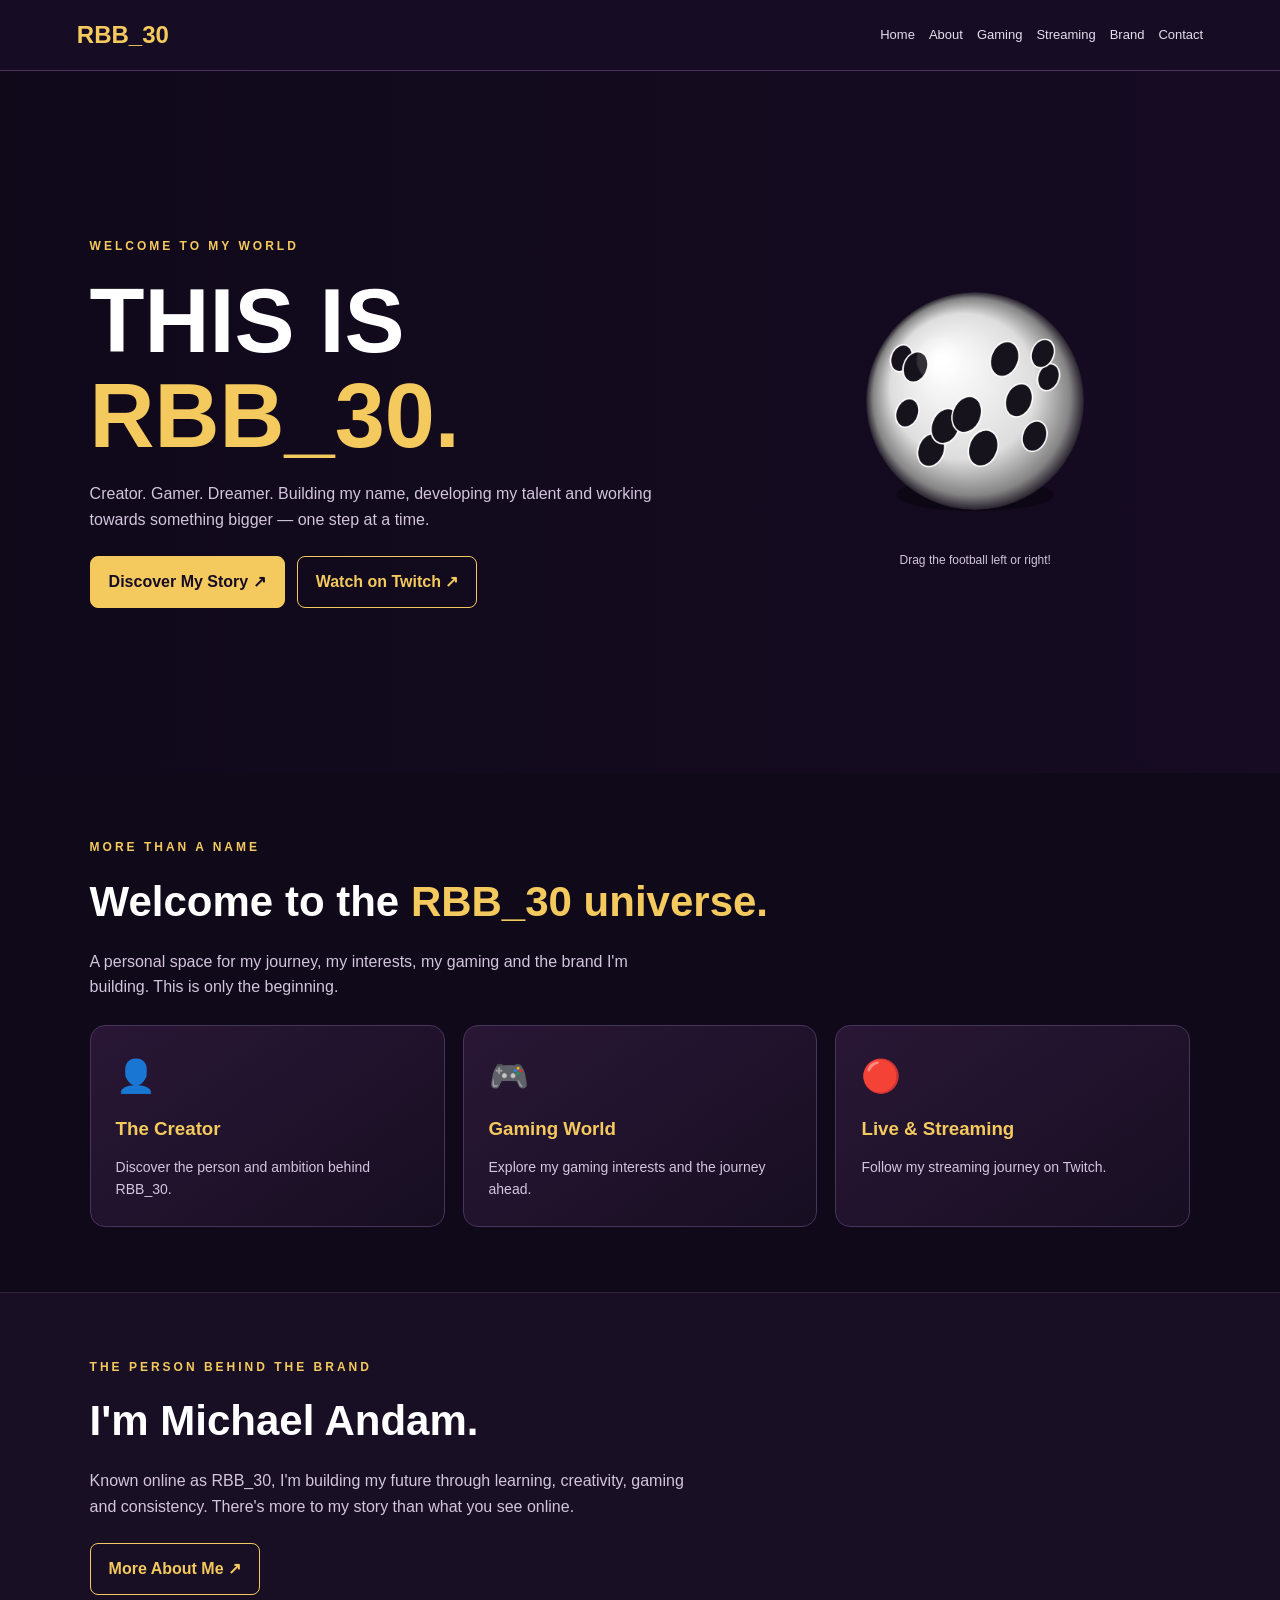
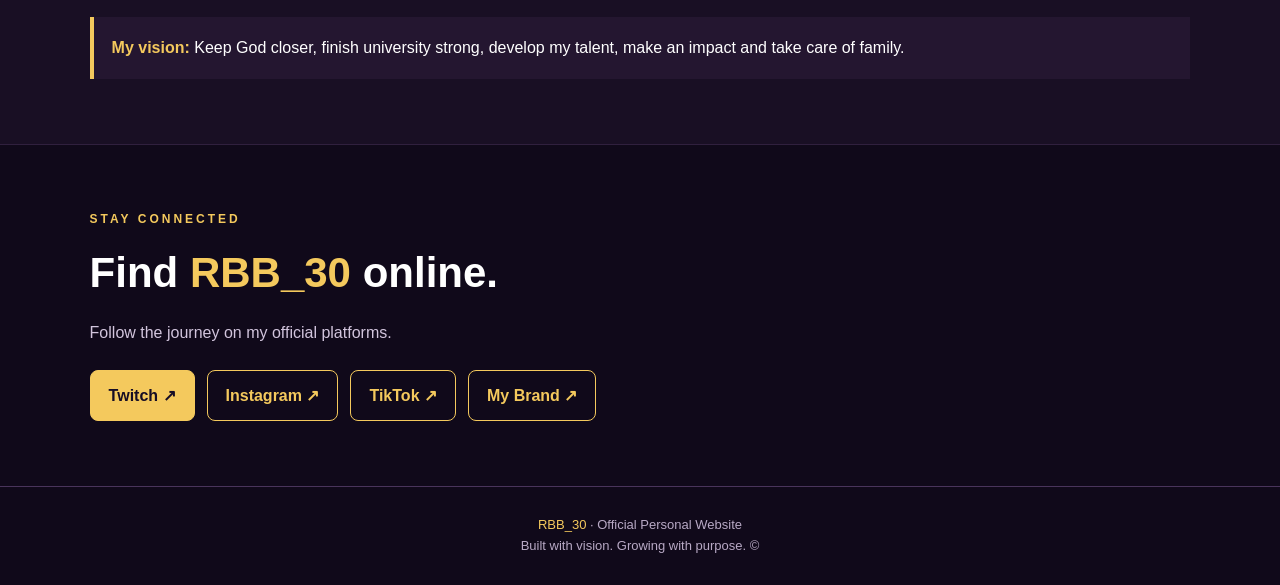
<file: index.html>
<!DOCTYPE html>
<html lang="en">
<head>
<meta charset="UTF-8">
<meta name="viewport" content="width=device-width, initial-scale=1">
<meta name="description" content="The official website of RBB_30 — creator, gamer and brand builder.">
<title>RBB_30 | Official Website</title>
<style>
*{box-sizing:border-box;margin:0;padding:0}
html{scroll-behavior:smooth}
body{font-family:Arial,sans-serif;background:#10091a;color:#fff;line-height:1.6}
a{text-decoration:none;color:inherit}
.gold{color:#f4c95d}
header{position:sticky;top:0;z-index:5;background:#160d25;padding:16px 6%;display:flex;justify-content:space-between;align-items:center;gap:14px;flex-wrap:wrap;border-bottom:1px solid #49345b}
.logo{font-size:24px;font-weight:900;color:#f4c95d}
nav{display:flex;gap:14px;flex-wrap:wrap}
nav a{font-size:13px;color:#e6ddec}
nav a:hover{color:#f4c95d}
.hero{min-height:78vh;padding:70px 7%;display:grid;grid-template-columns:1.2fr .8fr;align-items:center;gap:25px;background:linear-gradient(90deg,rgba(16,9,26,.96),rgba(24,12,37,.76)),url('https://images.unsplash.com/photo-1511512578047-dfb367046420?auto=format&fit=crop&w=1600&q=80') center/cover}
.eyebrow{color:#f4c95d;letter-spacing:3px;font-size:12px;font-weight:bold}
h1{font-size:clamp(48px,8vw,90px);line-height:1.05;margin:18px 0}
.hero p,.intro{color:#d2c5dd;max-width:600px;margin-bottom:24px}
.buttons,.socials{display:flex;gap:12px;flex-wrap:wrap}
.btn{display:inline-block;padding:12px 18px;border:1px solid #f4c95d;border-radius:8px;font-weight:bold}
.primary{background:#f4c95d;color:#160d25}
.secondary{color:#f4c95d}
.ball-area{display:flex;justify-content:center;align-items:center;min-height:220px;perspective:700px}
.ball{font-size:145px;cursor:grab;user-select:none;touch-action:pan-y;filter:drop-shadow(0 15px 20px #0009)}
.ball:active{cursor:grabbing}
.hint{text-align:center;color:#c8bcd2;font-size:12px}
section{padding:65px 7%}
h2{font-size:clamp(28px,4vw,42px);margin:10px 0 14px}
.cards{display:grid;grid-template-columns:repeat(3,minmax(0,1fr));gap:18px;margin-top:25px}
.card{padding:25px;border:1px solid #49345b;border-radius:15px;background:linear-gradient(145deg,#291735,#170e22);transition:.2s}
.card:hover{transform:translateY(-5px);border-color:#f4c95d}
.card .emoji{font-size:32px}
.card h3{color:#f4c95d;margin:12px 0}
.card p{color:#d2c5dd;font-size:14px}
.about{background:#190f24;border-top:1px solid #30203e;border-bottom:1px solid #30203e}
.quote{padding:18px;margin-top:22px;border-left:4px solid #f4c95d;background:#241630}
footer{text-align:center;padding:28px;color:#b8a9c5;border-top:1px solid #49345b;font-size:13px}
@media(max-width:700px){.hero{grid-template-columns:1fr;padding-top:50px}.cards{grid-template-columns:1fr}header{justify-content:center}nav{justify-content:center}.ball{font-size:115px}}
</style>
</head>
<body>
<header>
<a class="logo" href="index.html">RBB_<span>30</span></a>
<nav>
<a href="index.html">Home</a>
<a href="about.html">About</a>
<a href="gaming.html">Gaming</a>
<a href="streaming.html">Streaming</a>
<a href="brand.html">Brand</a>
<a href="contact.html">Contact</a>
</nav>
</header>

<main>
<section class="hero">
<div>
<div class="eyebrow">WELCOME TO MY WORLD</div>
<h1>THIS IS<br><span class="gold">RBB_30.</span></h1>
<p>Creator. Gamer. Dreamer. Building my name, developing my talent and working towards something bigger — one step at a time.</p>
<div class="buttons">
<a class="btn primary" href="about.html">Discover My Story ↗</a>
<a class="btn secondary" href="https://www.twitch.tv/rbb_30" target="_blank" rel="noopener">Watch on Twitch ↗</a>
</div>
</div>
<div>
<div class="ball-area"><canvas id="ball-canvas" width="400" height="400" style="width:100%;max-width:300px;aspect-ratio:1;display:block;touch-action:pan-y;"></canvas></div>
<p class="hint">Drag the football left or right!</p>
</div>
</section>

<section>
<div class="eyebrow">MORE THAN A NAME</div>
<h2>Welcome to the <span class="gold">RBB_30 universe.</span></h2>
<p class="intro">A personal space for my journey, my interests, my gaming and the brand I'm building. This is only the beginning.</p>
<div class="cards">
<a class="card" href="about.html"><div class="emoji">👤</div><h3>The Creator</h3><p>Discover the person and ambition behind RBB_30.</p></a>
<a class="card" href="gaming.html"><div class="emoji">🎮</div><h3>Gaming World</h3><p>Explore my gaming interests and the journey ahead.</p></a>
<a class="card" href="streaming.html"><div class="emoji">🔴</div><h3>Live & Streaming</h3><p>Follow my streaming journey on Twitch.</p></a>
</div>
</section>

<section class="about">
<div class="eyebrow">THE PERSON BEHIND THE BRAND</div>
<h2>I'm Michael Andam.</h2>
<p class="intro">Known online as RBB_30, I'm building my future through learning, creativity, gaming and consistency. There's more to my story than what you see online.</p>
<a class="btn secondary" href="about.html">More About Me ↗</a>
<div class="quote"><strong class="gold">My vision:</strong> Keep God closer, finish university strong, develop my talent, make an impact and take care of family.</div>
</section>

<section>
<div class="eyebrow">STAY CONNECTED</div>
<h2>Find <span class="gold">RBB_30</span> online.</h2>
<p class="intro">Follow the journey on my official platforms.</p>
<div class="socials">
<a class="btn primary" href="https://www.twitch.tv/rbb_30" target="_blank" rel="noopener">Twitch ↗</a>
<a class="btn secondary" href="https://www.instagram.com/rbb_30/" target="_blank" rel="noopener">Instagram ↗</a>
<a class="btn secondary" href="https://www.tiktok.com/@rbb._30" target="_blank" rel="noopener">TikTok ↗</a>
<a class="btn secondary" href="brand.html">My Brand ↗</a>
</div>
</section>
</main>

<footer>
<p><span class="gold">RBB_30</span> · Official Personal Website</p>
<p>Built with vision. Growing with purpose. © <span id="year"></span></p>
</footer>

<script>

const canvas = document.getElementById("ball-canvas");
const ctx = canvas.getContext("2d");

let angle = 0;
let dragging = false;
let lastX = 0;

function drawBall() {
  const w = canvas.width;
  const h = canvas.height;
  const cx = w / 2;
  const cy = h / 2;
  const r = 145;

  ctx.clearRect(0, 0, w, h);

  // Soft shadow
  ctx.beginPath();
  ctx.ellipse(cx, cy + 125, 105, 22, 0, 0, Math.PI * 2);
  ctx.fillStyle = "rgba(0,0,0,0.35)";
  ctx.fill();

  // Sphere shading
  const gradient = ctx.createRadialGradient(
    cx - 45, cy - 55, 8, cx, cy, r
  );
  gradient.addColorStop(0, "#ffffff");
  gradient.addColorStop(0.65, "#dedede");
  gradient.addColorStop(0.9, "#858585");
  gradient.addColorStop(1, "#29232f");

  ctx.beginPath();
  ctx.arc(cx, cy, r, 0, Math.PI * 2);
  ctx.fillStyle = gradient;
  ctx.fill();

  // Rotating black football panels
  const panels = [];
  const count = 12;

  for (let i = 0; i < count; i++) {
    const a = (i / count) * Math.PI * 2 + angle;
    const x = Math.sin(a) * 0.68;
    const z = Math.cos(a) * 0.68;
    const depth = Math.sqrt(1 - x * x);

    panels.push({
      x: cx + x * r,
      y: cy + Math.sin(a * 2.5) * r * 0.45,
      depth
    });
  }

  panels.sort((a, b) => a.depth - b.depth);

  panels.forEach(p => {
    if (p.depth < 0.35) return;
    ctx.beginPath();
    ctx.ellipse(
      p.x, p.y, 19 * p.depth, 25 * p.depth,
      angle * 0.4, 0, Math.PI * 2
    );
    ctx.fillStyle = "#17131c";
    ctx.fill();
    ctx.strokeStyle = "#ffffff";
    ctx.lineWidth = 2;
    ctx.stroke();
  });

  // Bright highlight
  ctx.beginPath();
  ctx.arc(cx - 48, cy - 55, 30, 0, Math.PI * 2);
  ctx.fillStyle = "rgba(255,255,255,0.12)";
  ctx.fill();

  angle += dragging ? 0 : 0.012;
  requestAnimationFrame(drawBall);
}

canvas.addEventListener("pointerdown", e => {
  dragging = true;
  lastX = e.clientX;
  canvas.setPointerCapture(e.pointerId);
});

canvas.addEventListener("pointermove", e => {
  if (!dragging) return;
  angle += (e.clientX - lastX) * 0.012;
  lastX = e.clientX;
});

canvas.addEventListener("pointerup", () => dragging = false);
canvas.addEventListener("pointercancel", () => dragging = false);

drawBall();

</script>
</body>
</html>
</file>
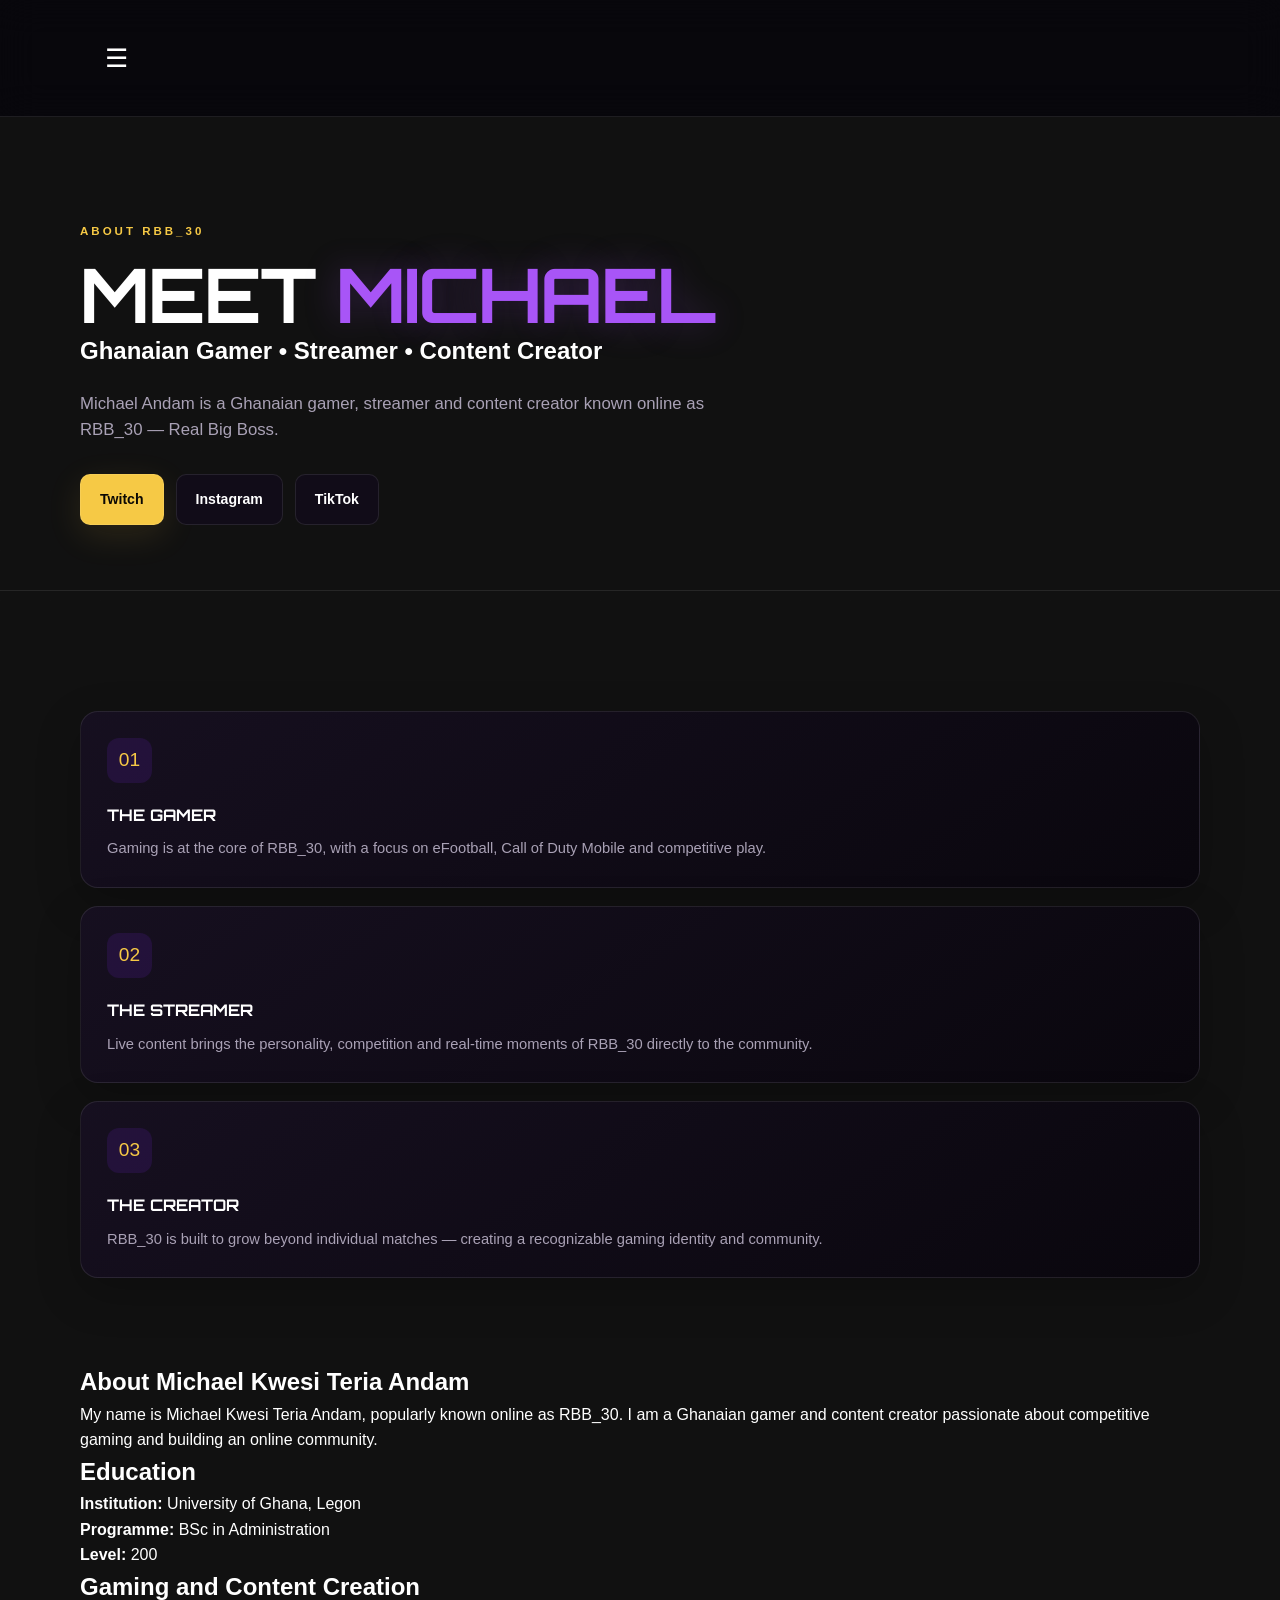
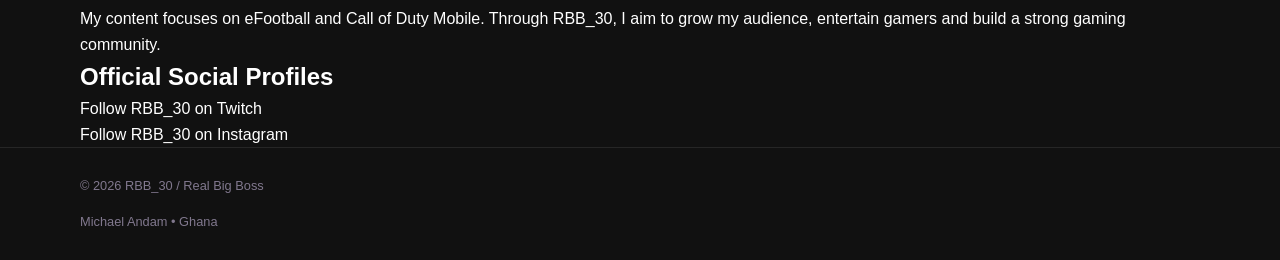
<file: about.html>
<!doctype html>
<html lang="en"><head>
<meta charset="utf-8"><meta name="viewport" content="width=device-width,initial-scale=1">
<title>About — RBB_30</title><meta name="description" content="Official RBB_30 — Real Big Boss website for Michael Andam. Gamer, streamer and content creator.">
<style>

@import url('https://fonts.googleapis.com/css2?family=Inter:wght@400;500;600;700;800&family=Orbitron:wght@600;700;800&display=swap');

:root{
  --bg:#07050b;
  --panel:#100b18;
  --panel2:#171021;
  --purple:#7627d8;
  --purple2:#a855f7;
  --gold:#f6c945;
  --text:#f7f4fb;
  --muted:#a9a1b5;
  --line:rgba(255,255,255,.09);
  --shadow:0 24px 70px rgba(0,0,0,.45);
}
*{box-sizing:border-box;margin:0;padding:0}
html{scroll-behavior:smooth}
body{
  background:
    radial-gradient(circle at 80% 10%,rgba(118,39,216,.18),transparent 30%),
    radial-gradient(circle at 10% 80%,rgba(246,201,69,.06),transparent 25%),
    var(--bg);
  color:var(--text);font-family:Inter,Arial,sans-serif;line-height:1.6;min-height:100vh;
}
body:before{
  content:"";position:fixed;inset:0;pointer-events:none;opacity:.25;
  background-image:linear-gradient(rgba(255,255,255,.018) 1px,transparent 1px),linear-gradient(90deg,rgba(255,255,255,.018) 1px,transparent 1px);
  background-size:50px 50px;
}
a{color:inherit;text-decoration:none}
.container{width:min(1120px,92%);margin:auto}
.navbar{position:sticky;top:0;z-index:20;background:rgba(7,5,11,.82);backdrop-filter:blur(18px);border-bottom:1px solid var(--line)}
.nav-inner{height:76px;display:flex;align-items:center;justify-content:space-between;gap:25px}
.logo{font-family:Orbitron,sans-serif;font-weight:800;letter-spacing:1px;font-size:1.15rem}
.logo span{color:var(--gold)}
.nav-links{display:flex;gap:22px;align-items:center}
.nav-links a{font-size:.86rem;color:#c9c2d2;font-weight:600;transition:.2s}
.nav-links a:hover,.nav-links a.active{color:var(--gold)}
.menu{display:none;background:none;border:0;color:white;font-size:1.6rem}
.hero{min-height:calc(100vh - 76px);display:grid;place-items:center;padding:80px 0;position:relative;overflow:hidden}
.hero:after{content:"";position:absolute;width:420px;height:420px;border:1px solid rgba(168,85,247,.18);border-radius:50%;right:-160px;bottom:-180px;box-shadow:0 0 0 60px rgba(168,85,247,.025),0 0 0 120px rgba(168,85,247,.015)}
.hero-grid{display:grid;grid-template-columns:1.15fr .85fr;gap:55px;align-items:center}
.eyebrow{color:var(--gold);font-weight:800;letter-spacing:3px;text-transform:uppercase;font-size:.72rem;margin-bottom:18px}
h1{font-family:Orbitron,sans-serif;font-size:clamp(2.8rem,7vw,6.6rem);line-height:.98;letter-spacing:-3px;text-transform:uppercase}
h1 .accent{color:var(--purple2);text-shadow:0 0 35px rgba(168,85,247,.25)}
.hero h2{font-size:clamp(1.05rem,2vw,1.45rem);margin:22px 0 16px;color:#ddd5e8;font-weight:700}
.lead{max-width:650px;color:var(--muted);font-size:1.05rem}
.buttons{display:flex;flex-wrap:wrap;gap:12px;margin-top:30px}
.btn{display:inline-flex;align-items:center;justify-content:center;padding:13px 19px;border-radius:10px;border:1px solid var(--line);font-weight:800;font-size:.88rem;transition:.2s}
.btn:hover{transform:translateY(-2px)}
.btn-primary{background:var(--gold);color:#0b0804;box-shadow:0 10px 35px rgba(246,201,69,.12)}
.btn-dark{background:#110c18}
.hero-card{background:linear-gradient(145deg,rgba(118,39,216,.18),rgba(16,11,24,.92));border:1px solid rgba(168,85,247,.28);border-radius:28px;padding:35px;box-shadow:var(--shadow);position:relative}
.hero-card .monogram{font-family:Orbitron;font-size:5.5rem;font-weight:800;color:transparent;-webkit-text-stroke:1px rgba(246,201,69,.65);line-height:1}
.hero-card h3{font-family:Orbitron;font-size:1.35rem;margin:22px 0 5px}
.hero-card p{color:var(--muted)}
.stat-row{display:grid;grid-template-columns:repeat(3,1fr);gap:10px;margin-top:28px}
.stat{padding:14px;background:rgba(0,0,0,.18);border:1px solid var(--line);border-radius:12px}
.stat b{display:block;color:var(--gold);font-family:Orbitron;font-size:1.05rem}.stat span{font-size:.7rem;color:var(--muted)}
.page-head{padding:105px 0 65px;border-bottom:1px solid var(--line)}
.page-head h1{font-size:clamp(2.3rem,6vw,4.7rem);letter-spacing:-2px}
.page-head p{max-width:650px;color:var(--muted);margin-top:20px;font-size:1.05rem}
.section{padding:85px 0}
.section-title{font-family:Orbitron;font-size:1.65rem;margin-bottom:12px}
.section-copy{color:var(--muted);max-width:720px}
.grid{display:grid;grid-template-columns:repeat(3,1fr);gap:18px;margin-top:35px}
.card{background:linear-gradient(145deg,rgba(23,16,33,.96),rgba(10,7,14,.96));border:1px solid var(--line);border-radius:18px;padding:26px;box-shadow:0 15px 45px rgba(0,0,0,.22)}
.card:hover{border-color:rgba(168,85,247,.38)}
.icon{width:45px;height:45px;display:grid;place-items:center;border-radius:12px;background:rgba(118,39,216,.15);color:var(--gold);font-size:1.2rem;margin-bottom:20px}
.card h3{font-family:Orbitron;font-size:1rem;margin-bottom:9px}
.card p{color:var(--muted);font-size:.92rem}
.game-card{min-height:230px;display:flex;flex-direction:column;justify-content:flex-end;position:relative;overflow:hidden}
.game-card:before{content:"";position:absolute;inset:0;background:radial-gradient(circle at 80% 20%,rgba(168,85,247,.25),transparent 42%)}
.game-card>*{position:relative}
.game-tag{display:inline-block;color:var(--gold);font-size:.68rem;font-weight:800;letter-spacing:2px;text-transform:uppercase;margin-bottom:9px}
.cta{padding:60px 0}.cta-box{border:1px solid rgba(246,201,69,.25);background:linear-gradient(110deg,rgba(118,39,216,.18),rgba(246,201,69,.06));padding:42px;border-radius:22px;display:flex;align-items:center;justify-content:space-between;gap:30px}
.cta-box h2{font-family:Orbitron;font-size:1.5rem}.cta-box p{color:var(--muted);margin-top:7px}
.socials{display:flex;flex-wrap:wrap;gap:12px;margin-top:25px}
.social{padding:13px 17px;border:1px solid var(--line);border-radius:10px;background:var(--panel);font-weight:700;font-size:.88rem}
.contact-box{max-width:760px;margin-top:35px}.email{color:var(--gold);font-weight:800;font-size:1.05rem}
footer{border-top:1px solid var(--line);padding:28px 0;color:#81788e;font-size:.8rem}.footer-inner{display:flex;justify-content:space-between;gap:15px;align-items:center}
@media(max-width:800px){
  .nav-links{
    position:fixed;
    inset:0;
    z-index:9999;
    background:linear-gradient(145deg,#10071d,#25103b,#08060d);
    padding:100px 30px 40px;
    display:none;
    flex-direction:column;
    align-items:center;
    justify-content:center;
    gap:22px;
    border:0;
  }
  .nav-links.open{display:flex}
  .nav-links a{
    color:#f6c945;
    font-family:Orbitron,sans-serif;
    font-size:1.5rem;
    font-weight:800;
    text-decoration:none;
    padding:10px 20px;
  }
  .nav-links a:hover,
  .nav-links a.active{
    color:#fff;
    text-shadow:0 0 18px rgba(246,201,69,.7);
  }
  .menu{
    display:block;
    position:relative;
    z-index:10000;
    color:#f6c945;
    background:#1a1025;
    border:1px solid #f6c945;
    border-radius:10px;
    padding:8px 12px;
    font-size:1.4rem;
  }
  .hero-grid{grid-template-columns:1fr;gap:40px}
  .hero{padding:65px 0}
  .hero-card{max-width:520px}
  .grid{grid-template-columns:1fr}
  .cta-box{flex-direction:column;align-items:flex-start}
  .footer-inner{flex-direction:column;align-items:flex-start}
}

  .nav-links{position:absolute;top:76px;left:0;right:0;background:rgba(7,5,11,.98);padding:20px;display:none;flex-direction:column;align-items:flex-start;border-bottom:1px solid var(--line)}
  .nav-links.open{display:flex}.menu{display:block}.hero-grid{grid-template-columns:1fr;gap:40px}.hero{padding:65px 0}.hero-card{max-width:520px}
  .grid{grid-template-columns:1fr}.cta-box{flex-direction:column;align-items:flex-start}.footer-inner{flex-direction:column;align-items:flex-start}
}
@media(max-width:480px){h1{letter-spacing:-1.8px}.hero-card{padding:25px}.hero-card .monogram{font-size:4rem}.stat-row{grid-template-columns:1fr}.buttons,.socials{flex-direction:column}.btn,.social{width:100%}}

</style>
<link rel="stylesheet" href="style.css">
</head><body>
<header class="navbar">
<div class="container nav-inner">

  <button class="menu" aria-label="Open menu" aria-expanded="false">☰</button>

  <nav class="nav-links">
    <a href="index.html">Home</a>
    <a href="about.html" class="active">About</a>
    <a href="gaming.html">Gaming</a>
    <a href="streaming.html">Streaming</a>
    <a href="brand.html">Brand</a>
    <a href="contact.html">Contact</a>
  </nav>

</div>
</header>
<main>
<section class="page-head"><div class="container">
<div class="eyebrow">ABOUT RBB_30</div><h1>MEET <span class='accent'>MICHAEL</span></h1><h2>Ghanaian Gamer • Streamer • Content Creator</h2><p>Michael Andam is a Ghanaian gamer, streamer and content creator known online as RBB_30 — Real Big Boss.</p>
<div class="buttons">
<a class="btn btn-primary" href="https://www.twitch.tv/rbb_30" target="_blank" rel="noopener">Twitch</a>
<a class="btn btn-dark" href="https://www.instagram.com/rbb_30/" target="_blank" rel="noopener">Instagram</a>
<a class="btn btn-dark" href="https://www.tiktok.com/@rbb._30" target="_blank" rel="noopener">TikTok</a>
</div></div></section>

<section class="section"><div class="container"><div class="grid">
<div class="card"><div class="icon">01</div><h3>THE GAMER</h3><p>Gaming is at the core of RBB_30, with a focus on eFootball, Call of Duty Mobile and competitive play.</p></div>
<div class="card"><div class="icon">02</div><h3>THE STREAMER</h3><p>Live content brings the personality, competition and real-time moments of RBB_30 directly to the community.</p></div>
<div class="card"><div class="icon">03</div><h3>THE CREATOR</h3><p>RBB_30 is built to grow beyond individual matches — creating a recognizable gaming identity and community.</p></div>
</div></div></section>

<section class="about-content">
  <div class="container">
    <h2>About Michael Kwesi Teria Andam</h2>

    <p>
      My name is Michael Kwesi Teria Andam,
      popularly known online as RBB_30. I am a
      Ghanaian gamer and content creator passionate
      about competitive gaming and building an
      online community.
    </p>

    <h2>Education</h2>
    <p><strong>Institution:</strong> University of Ghana, Legon</p>
    <p><strong>Programme:</strong> BSc in Administration</p>
    <p><strong>Level:</strong> 200</p>

    <h2>Gaming and Content Creation</h2>
    <p>
      My content focuses on eFootball and Call of
      Duty Mobile. Through RBB_30, I aim to grow
      my audience, entertain gamers and build a
      strong gaming community.
    </p>

    <h2>Official Social Profiles</h2>
    <p>
      <a href="https://www.twitch.tv/rbb_30"
         target="_blank" rel="noopener noreferrer">
        Follow RBB_30 on Twitch
      </a>
    </p>
    <p>
      <a href="https://www.instagram.com/rbb_30/"
         target="_blank" rel="noopener noreferrer">
        Follow RBB_30 on Instagram
      </a>
    </p>
  </div>
</section>

</main>
<footer><div class="container footer-inner"><span>© <span data-year></span> RBB_30 / Real Big Boss</span><span>Michael Andam • Ghana</span></div></footer>
<script>

const menu = document.querySelector('.menu');
const links = document.querySelector('.nav-links');

if (menu && links) {
  menu.addEventListener('click', () => {
    const isOpen = links.classList.toggle('open');
    menu.textContent = isOpen ? '✕' : '☰';
    menu.setAttribute('aria-expanded', isOpen);
    menu.setAttribute('aria-label', isOpen ? 'Close menu' : 'Open menu');
    document.body.style.overflow = isOpen ? 'hidden' : '';
  });
}

document.querySelectorAll('.nav-links a').forEach(a => {
  a.addEventListener('click', () => {
    links?.classList.remove('open');
    if (menu) {
      menu.textContent = '☰';
      menu.setAttribute('aria-expanded', 'false');
      menu.setAttribute('aria-label', 'Open menu');
    }
    document.body.style.overflow = '';
  });
});

document.querySelectorAll('[data-year]').forEach(x => {
  x.textContent = new Date().getFullYear();
});

</script>
</body></html>
</file>
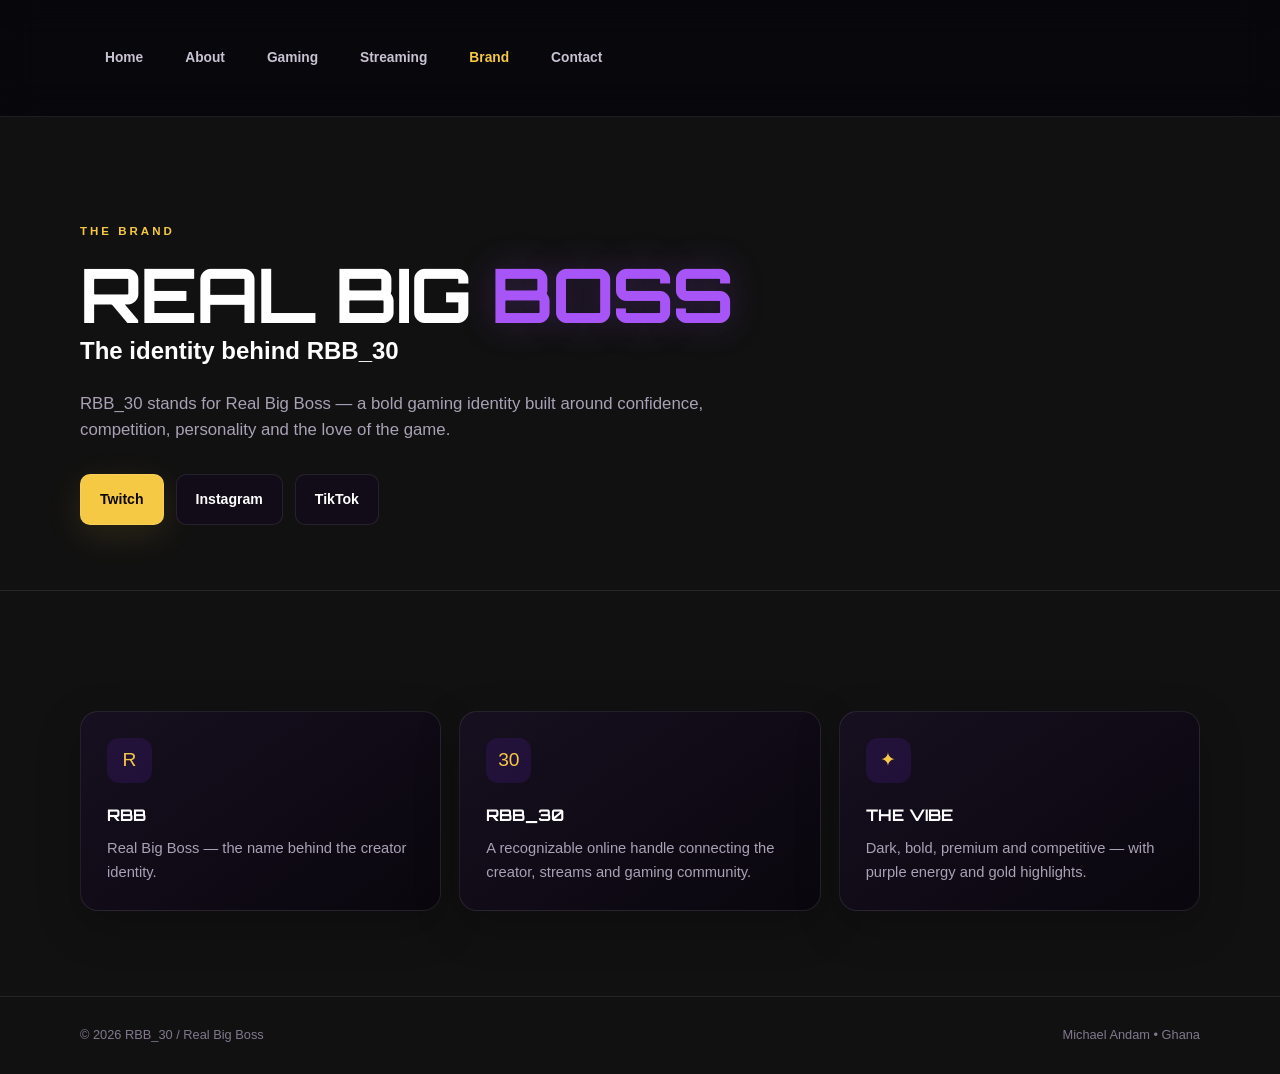
<file: brand.html>
<!doctype html>
<html lang="en"><head>
<meta charset="utf-8"><meta name="viewport" content="width=device-width,initial-scale=1">
<title>Brand — RBB_30</title><meta name="description" content="Official RBB_30 — Real Big Boss website for Michael Andam. Gamer, streamer and content creator.">
<style>

@import url('https://fonts.googleapis.com/css2?family=Inter:wght@400;500;600;700;800&family=Orbitron:wght@600;700;800&display=swap');

:root{
  --bg:#07050b;
  --panel:#100b18;
  --panel2:#171021;
  --purple:#7627d8;
  --purple2:#a855f7;
  --gold:#f6c945;
  --text:#f7f4fb;
  --muted:#a9a1b5;
  --line:rgba(255,255,255,.09);
  --shadow:0 24px 70px rgba(0,0,0,.45);
}
*{box-sizing:border-box;margin:0;padding:0}
html{scroll-behavior:smooth}
body{
  background:
    radial-gradient(circle at 80% 10%,rgba(118,39,216,.18),transparent 30%),
    radial-gradient(circle at 10% 80%,rgba(246,201,69,.06),transparent 25%),
    var(--bg);
  color:var(--text);font-family:Inter,Arial,sans-serif;line-height:1.6;min-height:100vh;
}
body:before{
  content:"";position:fixed;inset:0;pointer-events:none;opacity:.25;
  background-image:linear-gradient(rgba(255,255,255,.018) 1px,transparent 1px),linear-gradient(90deg,rgba(255,255,255,.018) 1px,transparent 1px);
  background-size:50px 50px;
}
a{color:inherit;text-decoration:none}
.container{width:min(1120px,92%);margin:auto}
.navbar{position:sticky;top:0;z-index:20;background:rgba(7,5,11,.82);backdrop-filter:blur(18px);border-bottom:1px solid var(--line)}
.nav-inner{height:76px;display:flex;align-items:center;justify-content:space-between;gap:25px}
.logo{font-family:Orbitron,sans-serif;font-weight:800;letter-spacing:1px;font-size:1.15rem}
.logo span{color:var(--gold)}
.nav-links{display:flex;gap:22px;align-items:center}
.nav-links a{font-size:.86rem;color:#c9c2d2;font-weight:600;transition:.2s}
.nav-links a:hover,.nav-links a.active{color:var(--gold)}
.menu{display:none;background:none;border:0;color:white;font-size:1.6rem}
.hero{min-height:calc(100vh - 76px);display:grid;place-items:center;padding:80px 0;position:relative;overflow:hidden}
.hero:after{content:"";position:absolute;width:420px;height:420px;border:1px solid rgba(168,85,247,.18);border-radius:50%;right:-160px;bottom:-180px;box-shadow:0 0 0 60px rgba(168,85,247,.025),0 0 0 120px rgba(168,85,247,.015)}
.hero-grid{display:grid;grid-template-columns:1.15fr .85fr;gap:55px;align-items:center}
.eyebrow{color:var(--gold);font-weight:800;letter-spacing:3px;text-transform:uppercase;font-size:.72rem;margin-bottom:18px}
h1{font-family:Orbitron,sans-serif;font-size:clamp(2.8rem,7vw,6.6rem);line-height:.98;letter-spacing:-3px;text-transform:uppercase}
h1 .accent{color:var(--purple2);text-shadow:0 0 35px rgba(168,85,247,.25)}
.hero h2{font-size:clamp(1.05rem,2vw,1.45rem);margin:22px 0 16px;color:#ddd5e8;font-weight:700}
.lead{max-width:650px;color:var(--muted);font-size:1.05rem}
.buttons{display:flex;flex-wrap:wrap;gap:12px;margin-top:30px}
.btn{display:inline-flex;align-items:center;justify-content:center;padding:13px 19px;border-radius:10px;border:1px solid var(--line);font-weight:800;font-size:.88rem;transition:.2s}
.btn:hover{transform:translateY(-2px)}
.btn-primary{background:var(--gold);color:#0b0804;box-shadow:0 10px 35px rgba(246,201,69,.12)}
.btn-dark{background:#110c18}
.hero-card{background:linear-gradient(145deg,rgba(118,39,216,.18),rgba(16,11,24,.92));border:1px solid rgba(168,85,247,.28);border-radius:28px;padding:35px;box-shadow:var(--shadow);position:relative}
.hero-card .monogram{font-family:Orbitron;font-size:5.5rem;font-weight:800;color:transparent;-webkit-text-stroke:1px rgba(246,201,69,.65);line-height:1}
.hero-card h3{font-family:Orbitron;font-size:1.35rem;margin:22px 0 5px}
.hero-card p{color:var(--muted)}
.stat-row{display:grid;grid-template-columns:repeat(3,1fr);gap:10px;margin-top:28px}
.stat{padding:14px;background:rgba(0,0,0,.18);border:1px solid var(--line);border-radius:12px}
.stat b{display:block;color:var(--gold);font-family:Orbitron;font-size:1.05rem}.stat span{font-size:.7rem;color:var(--muted)}
.page-head{padding:105px 0 65px;border-bottom:1px solid var(--line)}
.page-head h1{font-size:clamp(2.3rem,6vw,4.7rem);letter-spacing:-2px}
.page-head p{max-width:650px;color:var(--muted);margin-top:20px;font-size:1.05rem}
.section{padding:85px 0}
.section-title{font-family:Orbitron;font-size:1.65rem;margin-bottom:12px}
.section-copy{color:var(--muted);max-width:720px}
.grid{display:grid;grid-template-columns:repeat(3,1fr);gap:18px;margin-top:35px}
.card{background:linear-gradient(145deg,rgba(23,16,33,.96),rgba(10,7,14,.96));border:1px solid var(--line);border-radius:18px;padding:26px;box-shadow:0 15px 45px rgba(0,0,0,.22)}
.card:hover{border-color:rgba(168,85,247,.38)}
.icon{width:45px;height:45px;display:grid;place-items:center;border-radius:12px;background:rgba(118,39,216,.15);color:var(--gold);font-size:1.2rem;margin-bottom:20px}
.card h3{font-family:Orbitron;font-size:1rem;margin-bottom:9px}
.card p{color:var(--muted);font-size:.92rem}
.game-card{min-height:230px;display:flex;flex-direction:column;justify-content:flex-end;position:relative;overflow:hidden}
.game-card:before{content:"";position:absolute;inset:0;background:radial-gradient(circle at 80% 20%,rgba(168,85,247,.25),transparent 42%)}
.game-card>*{position:relative}
.game-tag{display:inline-block;color:var(--gold);font-size:.68rem;font-weight:800;letter-spacing:2px;text-transform:uppercase;margin-bottom:9px}
.cta{padding:60px 0}.cta-box{border:1px solid rgba(246,201,69,.25);background:linear-gradient(110deg,rgba(118,39,216,.18),rgba(246,201,69,.06));padding:42px;border-radius:22px;display:flex;align-items:center;justify-content:space-between;gap:30px}
.cta-box h2{font-family:Orbitron;font-size:1.5rem}.cta-box p{color:var(--muted);margin-top:7px}
.socials{display:flex;flex-wrap:wrap;gap:12px;margin-top:25px}
.social{padding:13px 17px;border:1px solid var(--line);border-radius:10px;background:var(--panel);font-weight:700;font-size:.88rem}
.contact-box{max-width:760px;margin-top:35px}.email{color:var(--gold);font-weight:800;font-size:1.05rem}
footer{border-top:1px solid var(--line);padding:28px 0;color:#81788e;font-size:.8rem}.footer-inner{display:flex;justify-content:space-between;gap:15px;align-items:center}
@media(max-width:800px){
  .nav-links{position:absolute;top:76px;left:0;right:0;background:rgba(7,5,11,.98);padding:20px;display:none;flex-direction:column;align-items:flex-start;border-bottom:1px solid var(--line)}
  .nav-links.open{display:flex}.menu{display:block}.hero-grid{grid-template-columns:1fr;gap:40px}.hero{padding:65px 0}.hero-card{max-width:520px}
  .grid{grid-template-columns:1fr}.cta-box{flex-direction:column;align-items:flex-start}.footer-inner{flex-direction:column;align-items:flex-start}
}
@media(max-width:480px){h1{letter-spacing:-1.8px}.hero-card{padding:25px}.hero-card .monogram{font-size:4rem}.stat-row{grid-template-columns:1fr}.buttons,.socials{flex-direction:column}.btn,.social{width:100%}}

</style>
<link rel="stylesheet" href="style.css">
</head><body>
<header class="navbar"><div class="container nav-inner">

<button class="menu" aria-label="Open menu">☰</button>
<nav class="nav-links"><a href="index.html" class="">Home</a><a href="about.html" class="">About</a><a href="gaming.html" class="">Gaming</a><a href="streaming.html" class="">Streaming</a><a href="brand.html" class="active">Brand</a><a href="contact.html" class="">Contact</a></nav>
</div></header>
<main>
<section class="page-head"><div class="container">
<div class="eyebrow">THE BRAND</div><h1>REAL BIG <span class='accent'>BOSS</span></h1><h2>The identity behind RBB_30</h2><p>RBB_30 stands for Real Big Boss — a bold gaming identity built around confidence, competition, personality and the love of the game.</p>
<div class="buttons">
<a class="btn btn-primary" href="https://www.twitch.tv/rbb_30" target="_blank" rel="noopener">Twitch</a>
<a class="btn btn-dark" href="https://www.instagram.com/rbb_30/" target="_blank" rel="noopener">Instagram</a>
<a class="btn btn-dark" href="https://www.tiktok.com/@rbb._30" target="_blank" rel="noopener">TikTok</a>
</div></div></section>

<section class="section"><div class="container"><div class="grid">
<div class="card"><div class="icon">R</div><h3>RBB</h3><p>Real Big Boss — the name behind the creator identity.</p></div>
<div class="card"><div class="icon">30</div><h3>RBB_30</h3><p>A recognizable online handle connecting the creator, streams and gaming community.</p></div>
<div class="card"><div class="icon">✦</div><h3>THE VIBE</h3><p>Dark, bold, premium and competitive — with purple energy and gold highlights.</p></div>
</div></div></section>

</main>
<footer><div class="container footer-inner"><span>© <span data-year></span> RBB_30 / Real Big Boss</span><span>Michael Andam • Ghana</span></div></footer>
<script>

const menu = document.querySelector('.menu');
const links = document.querySelector('.nav-links');
if(menu) menu.addEventListener('click',()=>links.classList.toggle('open'));
document.querySelectorAll('.nav-links a').forEach(a=>a.addEventListener('click',()=>links?.classList.remove('open')));
document.querySelectorAll('[data-year]').forEach(x=>x.textContent=new Date().getFullYear());

</script>
</body></html>
</file>
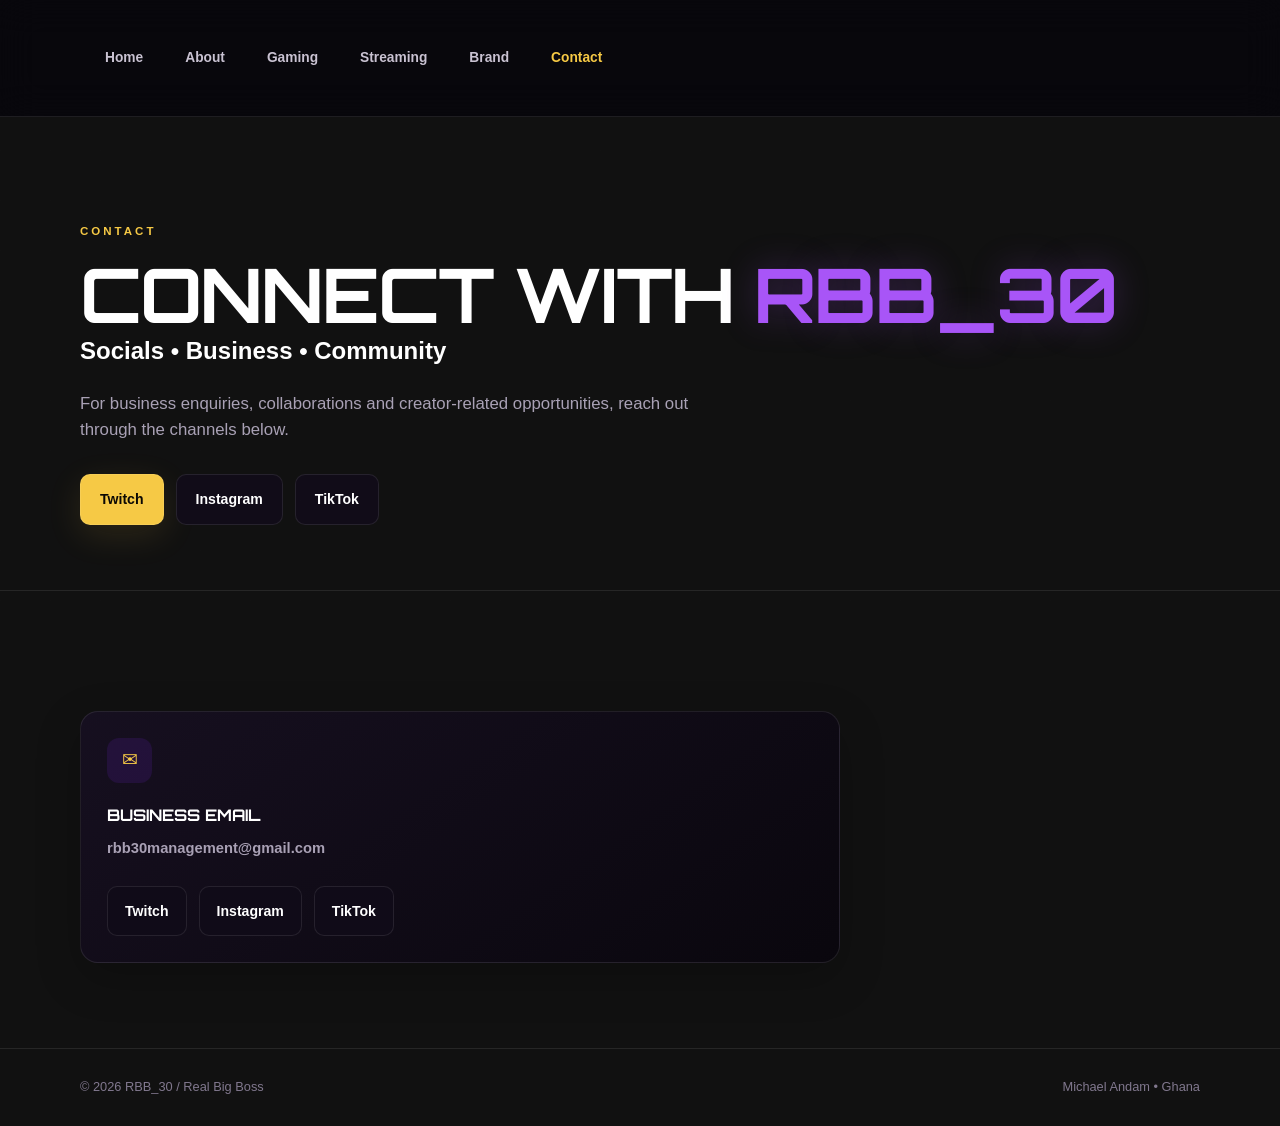
<file: contact.html>
<!doctype html>
<html lang="en"><head>
<meta charset="utf-8"><meta name="viewport" content="width=device-width,initial-scale=1">
<title>Contact — RBB_30</title><meta name="description" content="Official RBB_30 — Real Big Boss website for Michael Andam. Gamer, streamer and content creator.">
<style>

@import url('https://fonts.googleapis.com/css2?family=Inter:wght@400;500;600;700;800&family=Orbitron:wght@600;700;800&display=swap');

:root{
  --bg:#07050b;
  --panel:#100b18;
  --panel2:#171021;
  --purple:#7627d8;
  --purple2:#a855f7;
  --gold:#f6c945;
  --text:#f7f4fb;
  --muted:#a9a1b5;
  --line:rgba(255,255,255,.09);
  --shadow:0 24px 70px rgba(0,0,0,.45);
}
*{box-sizing:border-box;margin:0;padding:0}
html{scroll-behavior:smooth}
body{
  background:
    radial-gradient(circle at 80% 10%,rgba(118,39,216,.18),transparent 30%),
    radial-gradient(circle at 10% 80%,rgba(246,201,69,.06),transparent 25%),
    var(--bg);
  color:var(--text);font-family:Inter,Arial,sans-serif;line-height:1.6;min-height:100vh;
}
body:before{
  content:"";position:fixed;inset:0;pointer-events:none;opacity:.25;
  background-image:linear-gradient(rgba(255,255,255,.018) 1px,transparent 1px),linear-gradient(90deg,rgba(255,255,255,.018) 1px,transparent 1px);
  background-size:50px 50px;
}
a{color:inherit;text-decoration:none}
.container{width:min(1120px,92%);margin:auto}
.navbar{position:sticky;top:0;z-index:20;background:rgba(7,5,11,.82);backdrop-filter:blur(18px);border-bottom:1px solid var(--line)}
.nav-inner{height:76px;display:flex;align-items:center;justify-content:space-between;gap:25px}
.logo{font-family:Orbitron,sans-serif;font-weight:800;letter-spacing:1px;font-size:1.15rem}
.logo span{color:var(--gold)}
.nav-links{display:flex;gap:22px;align-items:center}
.nav-links a{font-size:.86rem;color:#c9c2d2;font-weight:600;transition:.2s}
.nav-links a:hover,.nav-links a.active{color:var(--gold)}
.menu{display:none;background:none;border:0;color:white;font-size:1.6rem}
.hero{min-height:calc(100vh - 76px);display:grid;place-items:center;padding:80px 0;position:relative;overflow:hidden}
.hero:after{content:"";position:absolute;width:420px;height:420px;border:1px solid rgba(168,85,247,.18);border-radius:50%;right:-160px;bottom:-180px;box-shadow:0 0 0 60px rgba(168,85,247,.025),0 0 0 120px rgba(168,85,247,.015)}
.hero-grid{display:grid;grid-template-columns:1.15fr .85fr;gap:55px;align-items:center}
.eyebrow{color:var(--gold);font-weight:800;letter-spacing:3px;text-transform:uppercase;font-size:.72rem;margin-bottom:18px}
h1{font-family:Orbitron,sans-serif;font-size:clamp(2.8rem,7vw,6.6rem);line-height:.98;letter-spacing:-3px;text-transform:uppercase}
h1 .accent{color:var(--purple2);text-shadow:0 0 35px rgba(168,85,247,.25)}
.hero h2{font-size:clamp(1.05rem,2vw,1.45rem);margin:22px 0 16px;color:#ddd5e8;font-weight:700}
.lead{max-width:650px;color:var(--muted);font-size:1.05rem}
.buttons{display:flex;flex-wrap:wrap;gap:12px;margin-top:30px}
.btn{display:inline-flex;align-items:center;justify-content:center;padding:13px 19px;border-radius:10px;border:1px solid var(--line);font-weight:800;font-size:.88rem;transition:.2s}
.btn:hover{transform:translateY(-2px)}
.btn-primary{background:var(--gold);color:#0b0804;box-shadow:0 10px 35px rgba(246,201,69,.12)}
.btn-dark{background:#110c18}
.hero-card{background:linear-gradient(145deg,rgba(118,39,216,.18),rgba(16,11,24,.92));border:1px solid rgba(168,85,247,.28);border-radius:28px;padding:35px;box-shadow:var(--shadow);position:relative}
.hero-card .monogram{font-family:Orbitron;font-size:5.5rem;font-weight:800;color:transparent;-webkit-text-stroke:1px rgba(246,201,69,.65);line-height:1}
.hero-card h3{font-family:Orbitron;font-size:1.35rem;margin:22px 0 5px}
.hero-card p{color:var(--muted)}
.stat-row{display:grid;grid-template-columns:repeat(3,1fr);gap:10px;margin-top:28px}
.stat{padding:14px;background:rgba(0,0,0,.18);border:1px solid var(--line);border-radius:12px}
.stat b{display:block;color:var(--gold);font-family:Orbitron;font-size:1.05rem}.stat span{font-size:.7rem;color:var(--muted)}
.page-head{padding:105px 0 65px;border-bottom:1px solid var(--line)}
.page-head h1{font-size:clamp(2.3rem,6vw,4.7rem);letter-spacing:-2px}
.page-head p{max-width:650px;color:var(--muted);margin-top:20px;font-size:1.05rem}
.section{padding:85px 0}
.section-title{font-family:Orbitron;font-size:1.65rem;margin-bottom:12px}
.section-copy{color:var(--muted);max-width:720px}
.grid{display:grid;grid-template-columns:repeat(3,1fr);gap:18px;margin-top:35px}
.card{background:linear-gradient(145deg,rgba(23,16,33,.96),rgba(10,7,14,.96));border:1px solid var(--line);border-radius:18px;padding:26px;box-shadow:0 15px 45px rgba(0,0,0,.22)}
.card:hover{border-color:rgba(168,85,247,.38)}
.icon{width:45px;height:45px;display:grid;place-items:center;border-radius:12px;background:rgba(118,39,216,.15);color:var(--gold);font-size:1.2rem;margin-bottom:20px}
.card h3{font-family:Orbitron;font-size:1rem;margin-bottom:9px}
.card p{color:var(--muted);font-size:.92rem}
.game-card{min-height:230px;display:flex;flex-direction:column;justify-content:flex-end;position:relative;overflow:hidden}
.game-card:before{content:"";position:absolute;inset:0;background:radial-gradient(circle at 80% 20%,rgba(168,85,247,.25),transparent 42%)}
.game-card>*{position:relative}
.game-tag{display:inline-block;color:var(--gold);font-size:.68rem;font-weight:800;letter-spacing:2px;text-transform:uppercase;margin-bottom:9px}
.cta{padding:60px 0}.cta-box{border:1px solid rgba(246,201,69,.25);background:linear-gradient(110deg,rgba(118,39,216,.18),rgba(246,201,69,.06));padding:42px;border-radius:22px;display:flex;align-items:center;justify-content:space-between;gap:30px}
.cta-box h2{font-family:Orbitron;font-size:1.5rem}.cta-box p{color:var(--muted);margin-top:7px}
.socials{display:flex;flex-wrap:wrap;gap:12px;margin-top:25px}
.social{padding:13px 17px;border:1px solid var(--line);border-radius:10px;background:var(--panel);font-weight:700;font-size:.88rem}
.contact-box{max-width:760px;margin-top:35px}.email{color:var(--gold);font-weight:800;font-size:1.05rem}
footer{border-top:1px solid var(--line);padding:28px 0;color:#81788e;font-size:.8rem}.footer-inner{display:flex;justify-content:space-between;gap:15px;align-items:center}
@media(max-width:800px){
  .nav-links{position:absolute;top:76px;left:0;right:0;background:rgba(7,5,11,.98);padding:20px;display:none;flex-direction:column;align-items:flex-start;border-bottom:1px solid var(--line)}
  .nav-links.open{display:flex}.menu{display:block}.hero-grid{grid-template-columns:1fr;gap:40px}.hero{padding:65px 0}.hero-card{max-width:520px}
  .grid{grid-template-columns:1fr}.cta-box{flex-direction:column;align-items:flex-start}.footer-inner{flex-direction:column;align-items:flex-start}
}
@media(max-width:480px){h1{letter-spacing:-1.8px}.hero-card{padding:25px}.hero-card .monogram{font-size:4rem}.stat-row{grid-template-columns:1fr}.buttons,.socials{flex-direction:column}.btn,.social{width:100%}}

</style>
<link rel="stylesheet" href="style.css">
</head><body>
<header class="navbar"><div class="container nav-inner">

<button class="menu" aria-label="Open menu">☰</button>
<nav class="nav-links"><a href="index.html" class="">Home</a><a href="about.html" class="">About</a><a href="gaming.html" class="">Gaming</a><a href="streaming.html" class="">Streaming</a><a href="brand.html" class="">Brand</a><a href="contact.html" class="active">Contact</a></nav>
</div></header>
<main>
<section class="page-head"><div class="container">
<div class="eyebrow">CONTACT</div><h1>CONNECT WITH <span class='accent'>RBB_30</span></h1><h2>Socials • Business • Community</h2><p>For business enquiries, collaborations and creator-related opportunities, reach out through the channels below.</p>
<div class="buttons">
<a class="btn btn-primary" href="https://www.twitch.tv/rbb_30" target="_blank" rel="noopener">Twitch</a>
<a class="btn btn-dark" href="https://www.instagram.com/rbb_30/" target="_blank" rel="noopener">Instagram</a>
<a class="btn btn-dark" href="https://www.tiktok.com/@rbb._30" target="_blank" rel="noopener">TikTok</a>
</div></div></section>

<section class="section"><div class="container"><div class="card contact-box">
<div class="icon">✉</div><h3>BUSINESS EMAIL</h3><p class="email">rbb30management@gmail.com</p>
<div class="socials">
<a class="social" href="https://www.twitch.tv/rbb_30" target="_blank" rel="noopener">Twitch</a>
<a class="social" href="https://www.instagram.com/rbb_30/" target="_blank" rel="noopener">Instagram</a>
<a class="social" href="https://www.tiktok.com/@rbb._30" target="_blank" rel="noopener">TikTok</a>
</div></div></div></section>

</main>
<footer><div class="container footer-inner"><span>© <span data-year></span> RBB_30 / Real Big Boss</span><span>Michael Andam • Ghana</span></div></footer>
<script>

const menu = document.querySelector('.menu');
const links = document.querySelector('.nav-links');
if(menu) menu.addEventListener('click',()=>links.classList.toggle('open'));
document.querySelectorAll('.nav-links a').forEach(a=>a.addEventListener('click',()=>links?.classList.remove('open')));
document.querySelectorAll('[data-year]').forEach(x=>x.textContent=new Date().getFullYear());

</script>
</body></html>
</file>
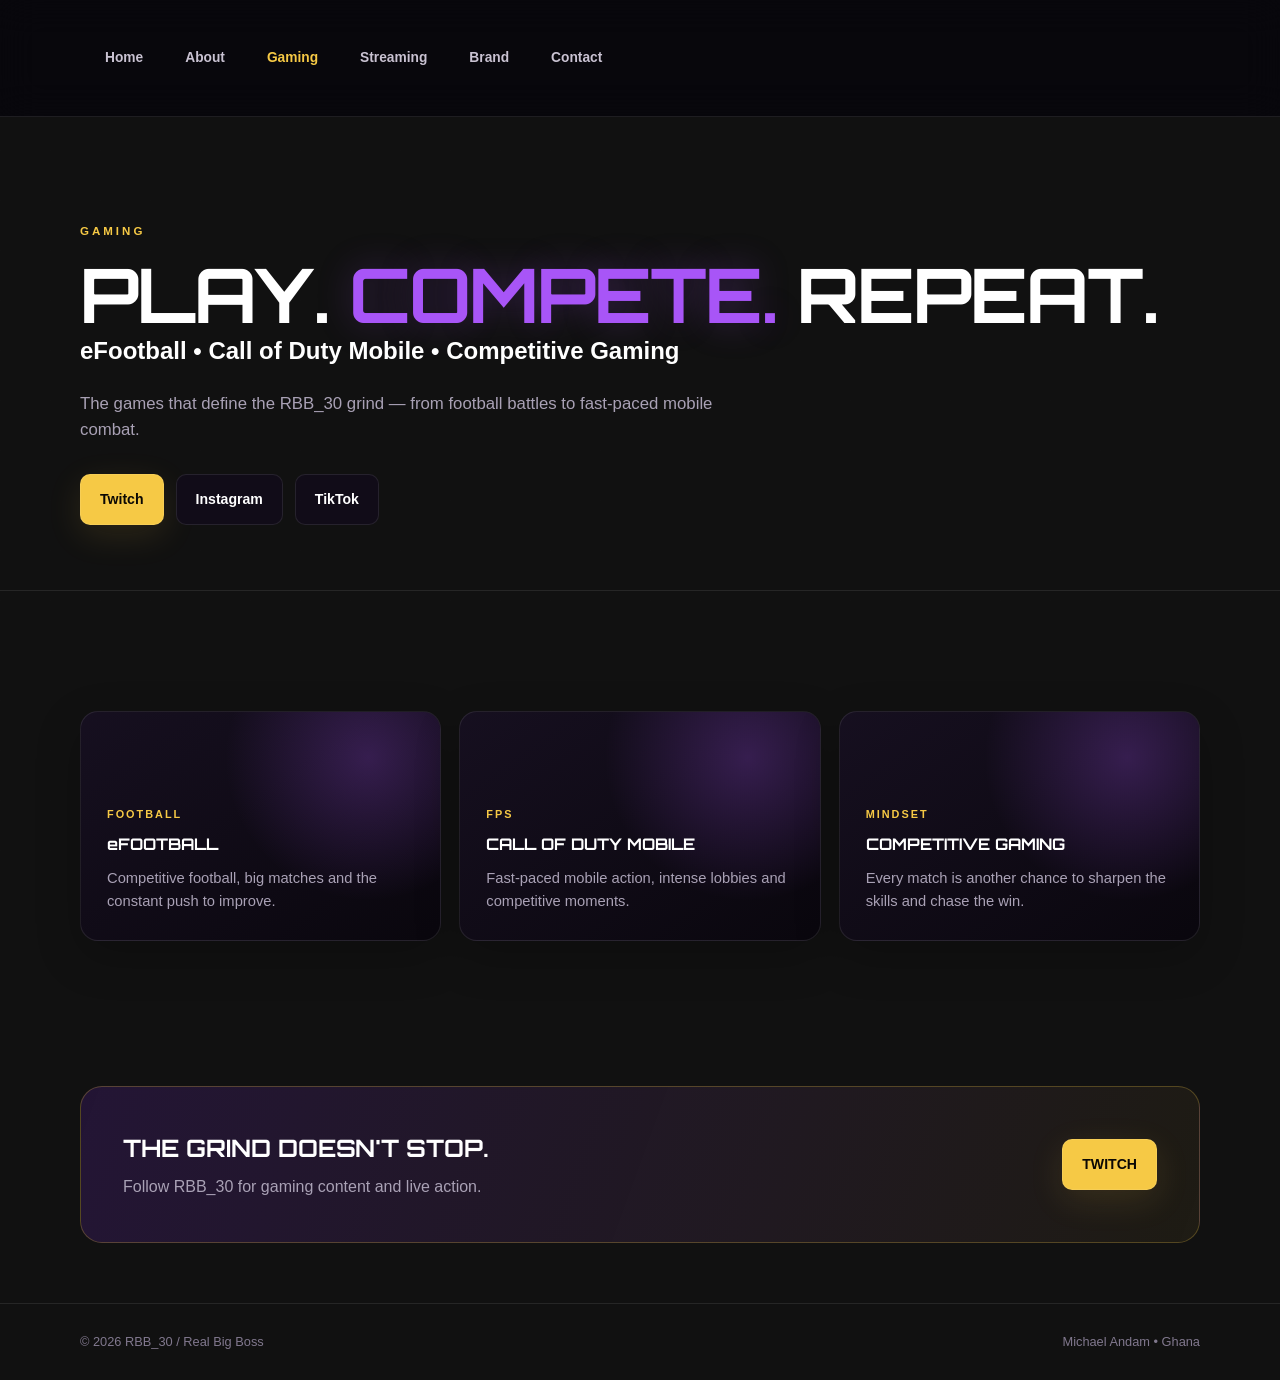
<file: gaming.html>
<!doctype html>
<html lang="en"><head>
<meta charset="utf-8"><meta name="viewport" content="width=device-width,initial-scale=1">
<title>Gaming — RBB_30</title><meta name="description" content="Official RBB_30 — Real Big Boss website for Michael Andam. Gamer, streamer and content creator.">
<style>

@import url('https://fonts.googleapis.com/css2?family=Inter:wght@400;500;600;700;800&family=Orbitron:wght@600;700;800&display=swap');

:root{
  --bg:#07050b;
  --panel:#100b18;
  --panel2:#171021;
  --purple:#7627d8;
  --purple2:#a855f7;
  --gold:#f6c945;
  --text:#f7f4fb;
  --muted:#a9a1b5;
  --line:rgba(255,255,255,.09);
  --shadow:0 24px 70px rgba(0,0,0,.45);
}
*{box-sizing:border-box;margin:0;padding:0}
html{scroll-behavior:smooth}
body{
  background:
    radial-gradient(circle at 80% 10%,rgba(118,39,216,.18),transparent 30%),
    radial-gradient(circle at 10% 80%,rgba(246,201,69,.06),transparent 25%),
    var(--bg);
  color:var(--text);font-family:Inter,Arial,sans-serif;line-height:1.6;min-height:100vh;
}
body:before{
  content:"";position:fixed;inset:0;pointer-events:none;opacity:.25;
  background-image:linear-gradient(rgba(255,255,255,.018) 1px,transparent 1px),linear-gradient(90deg,rgba(255,255,255,.018) 1px,transparent 1px);
  background-size:50px 50px;
}
a{color:inherit;text-decoration:none}
.container{width:min(1120px,92%);margin:auto}
.navbar{position:sticky;top:0;z-index:20;background:rgba(7,5,11,.82);backdrop-filter:blur(18px);border-bottom:1px solid var(--line)}
.nav-inner{height:76px;display:flex;align-items:center;justify-content:space-between;gap:25px}
.logo{font-family:Orbitron,sans-serif;font-weight:800;letter-spacing:1px;font-size:1.15rem}
.logo span{color:var(--gold)}
.nav-links{display:flex;gap:22px;align-items:center}
.nav-links a{font-size:.86rem;color:#c9c2d2;font-weight:600;transition:.2s}
.nav-links a:hover,.nav-links a.active{color:var(--gold)}
.menu{display:none;background:none;border:0;color:white;font-size:1.6rem}
.hero{min-height:calc(100vh - 76px);display:grid;place-items:center;padding:80px 0;position:relative;overflow:hidden}
.hero:after{content:"";position:absolute;width:420px;height:420px;border:1px solid rgba(168,85,247,.18);border-radius:50%;right:-160px;bottom:-180px;box-shadow:0 0 0 60px rgba(168,85,247,.025),0 0 0 120px rgba(168,85,247,.015)}
.hero-grid{display:grid;grid-template-columns:1.15fr .85fr;gap:55px;align-items:center}
.eyebrow{color:var(--gold);font-weight:800;letter-spacing:3px;text-transform:uppercase;font-size:.72rem;margin-bottom:18px}
h1{font-family:Orbitron,sans-serif;font-size:clamp(2.8rem,7vw,6.6rem);line-height:.98;letter-spacing:-3px;text-transform:uppercase}
h1 .accent{color:var(--purple2);text-shadow:0 0 35px rgba(168,85,247,.25)}
.hero h2{font-size:clamp(1.05rem,2vw,1.45rem);margin:22px 0 16px;color:#ddd5e8;font-weight:700}
.lead{max-width:650px;color:var(--muted);font-size:1.05rem}
.buttons{display:flex;flex-wrap:wrap;gap:12px;margin-top:30px}
.btn{display:inline-flex;align-items:center;justify-content:center;padding:13px 19px;border-radius:10px;border:1px solid var(--line);font-weight:800;font-size:.88rem;transition:.2s}
.btn:hover{transform:translateY(-2px)}
.btn-primary{background:var(--gold);color:#0b0804;box-shadow:0 10px 35px rgba(246,201,69,.12)}
.btn-dark{background:#110c18}
.hero-card{background:linear-gradient(145deg,rgba(118,39,216,.18),rgba(16,11,24,.92));border:1px solid rgba(168,85,247,.28);border-radius:28px;padding:35px;box-shadow:var(--shadow);position:relative}
.hero-card .monogram{font-family:Orbitron;font-size:5.5rem;font-weight:800;color:transparent;-webkit-text-stroke:1px rgba(246,201,69,.65);line-height:1}
.hero-card h3{font-family:Orbitron;font-size:1.35rem;margin:22px 0 5px}
.hero-card p{color:var(--muted)}
.stat-row{display:grid;grid-template-columns:repeat(3,1fr);gap:10px;margin-top:28px}
.stat{padding:14px;background:rgba(0,0,0,.18);border:1px solid var(--line);border-radius:12px}
.stat b{display:block;color:var(--gold);font-family:Orbitron;font-size:1.05rem}.stat span{font-size:.7rem;color:var(--muted)}
.page-head{padding:105px 0 65px;border-bottom:1px solid var(--line)}
.page-head h1{font-size:clamp(2.3rem,6vw,4.7rem);letter-spacing:-2px}
.page-head p{max-width:650px;color:var(--muted);margin-top:20px;font-size:1.05rem}
.section{padding:85px 0}
.section-title{font-family:Orbitron;font-size:1.65rem;margin-bottom:12px}
.section-copy{color:var(--muted);max-width:720px}
.grid{display:grid;grid-template-columns:repeat(3,1fr);gap:18px;margin-top:35px}
.card{background:linear-gradient(145deg,rgba(23,16,33,.96),rgba(10,7,14,.96));border:1px solid var(--line);border-radius:18px;padding:26px;box-shadow:0 15px 45px rgba(0,0,0,.22)}
.card:hover{border-color:rgba(168,85,247,.38)}
.icon{width:45px;height:45px;display:grid;place-items:center;border-radius:12px;background:rgba(118,39,216,.15);color:var(--gold);font-size:1.2rem;margin-bottom:20px}
.card h3{font-family:Orbitron;font-size:1rem;margin-bottom:9px}
.card p{color:var(--muted);font-size:.92rem}
.game-card{min-height:230px;display:flex;flex-direction:column;justify-content:flex-end;position:relative;overflow:hidden}
.game-card:before{content:"";position:absolute;inset:0;background:radial-gradient(circle at 80% 20%,rgba(168,85,247,.25),transparent 42%)}
.game-card>*{position:relative}
.game-tag{display:inline-block;color:var(--gold);font-size:.68rem;font-weight:800;letter-spacing:2px;text-transform:uppercase;margin-bottom:9px}
.cta{padding:60px 0}.cta-box{border:1px solid rgba(246,201,69,.25);background:linear-gradient(110deg,rgba(118,39,216,.18),rgba(246,201,69,.06));padding:42px;border-radius:22px;display:flex;align-items:center;justify-content:space-between;gap:30px}
.cta-box h2{font-family:Orbitron;font-size:1.5rem}.cta-box p{color:var(--muted);margin-top:7px}
.socials{display:flex;flex-wrap:wrap;gap:12px;margin-top:25px}
.social{padding:13px 17px;border:1px solid var(--line);border-radius:10px;background:var(--panel);font-weight:700;font-size:.88rem}
.contact-box{max-width:760px;margin-top:35px}.email{color:var(--gold);font-weight:800;font-size:1.05rem}
footer{border-top:1px solid var(--line);padding:28px 0;color:#81788e;font-size:.8rem}.footer-inner{display:flex;justify-content:space-between;gap:15px;align-items:center}
@media(max-width:800px){
  .nav-links{position:absolute;top:76px;left:0;right:0;background:rgba(7,5,11,.98);padding:20px;display:none;flex-direction:column;align-items:flex-start;border-bottom:1px solid var(--line)}
  .nav-links.open{display:flex}.menu{display:block}.hero-grid{grid-template-columns:1fr;gap:40px}.hero{padding:65px 0}.hero-card{max-width:520px}
  .grid{grid-template-columns:1fr}.cta-box{flex-direction:column;align-items:flex-start}.footer-inner{flex-direction:column;align-items:flex-start}
}
@media(max-width:480px){h1{letter-spacing:-1.8px}.hero-card{padding:25px}.hero-card .monogram{font-size:4rem}.stat-row{grid-template-columns:1fr}.buttons,.socials{flex-direction:column}.btn,.social{width:100%}}

</style>
<link rel="stylesheet" href="style.css">
</head><body>
<header class="navbar"><div class="container nav-inner">

<button class="menu" aria-label="Open menu">☰</button>
<nav class="nav-links"><a href="index.html" class="">Home</a><a href="about.html" class="">About</a><a href="gaming.html" class="active">Gaming</a><a href="streaming.html" class="">Streaming</a><a href="brand.html" class="">Brand</a><a href="contact.html" class="">Contact</a></nav>
</div></header>
<main>
<section class="page-head"><div class="container">
<div class="eyebrow">GAMING</div><h1>PLAY. <span class='accent'>COMPETE.</span> REPEAT.</h1><h2>eFootball • Call of Duty Mobile • Competitive Gaming</h2><p>The games that define the RBB_30 grind — from football battles to fast-paced mobile combat.</p>
<div class="buttons">
<a class="btn btn-primary" href="https://www.twitch.tv/rbb_30" target="_blank" rel="noopener">Twitch</a>
<a class="btn btn-dark" href="https://www.instagram.com/rbb_30/" target="_blank" rel="noopener">Instagram</a>
<a class="btn btn-dark" href="https://www.tiktok.com/@rbb._30" target="_blank" rel="noopener">TikTok</a>
</div></div></section>

<section class="section"><div class="container"><div class="grid">
<div class="card game-card"><span class="game-tag">Football</span><h3>eFOOTBALL</h3><p>Competitive football, big matches and the constant push to improve.</p></div>
<div class="card game-card"><span class="game-tag">FPS</span><h3>CALL OF DUTY MOBILE</h3><p>Fast-paced mobile action, intense lobbies and competitive moments.</p></div>
<div class="card game-card"><span class="game-tag">Mindset</span><h3>COMPETITIVE GAMING</h3><p>Every match is another chance to sharpen the skills and chase the win.</p></div>
</div></div></section>
<section class="cta"><div class="container"><div class="cta-box"><div><h2>THE GRIND DOESN'T STOP.</h2><p>Follow RBB_30 for gaming content and live action.</p></div><a class="btn btn-primary" href="https://www.twitch.tv/rbb_30" target="_blank" rel="noopener">TWITCH</a></div></div></section>

</main>
<footer><div class="container footer-inner"><span>© <span data-year></span> RBB_30 / Real Big Boss</span><span>Michael Andam • Ghana</span></div></footer>
<script>

const menu = document.querySelector('.menu');
const links = document.querySelector('.nav-links');
if(menu) menu.addEventListener('click',()=>links.classList.toggle('open'));
document.querySelectorAll('.nav-links a').forEach(a=>a.addEventListener('click',()=>links?.classList.remove('open')));
document.querySelectorAll('[data-year]').forEach(x=>x.textContent=new Date().getFullYear());

</script>
</body></html>
</file>
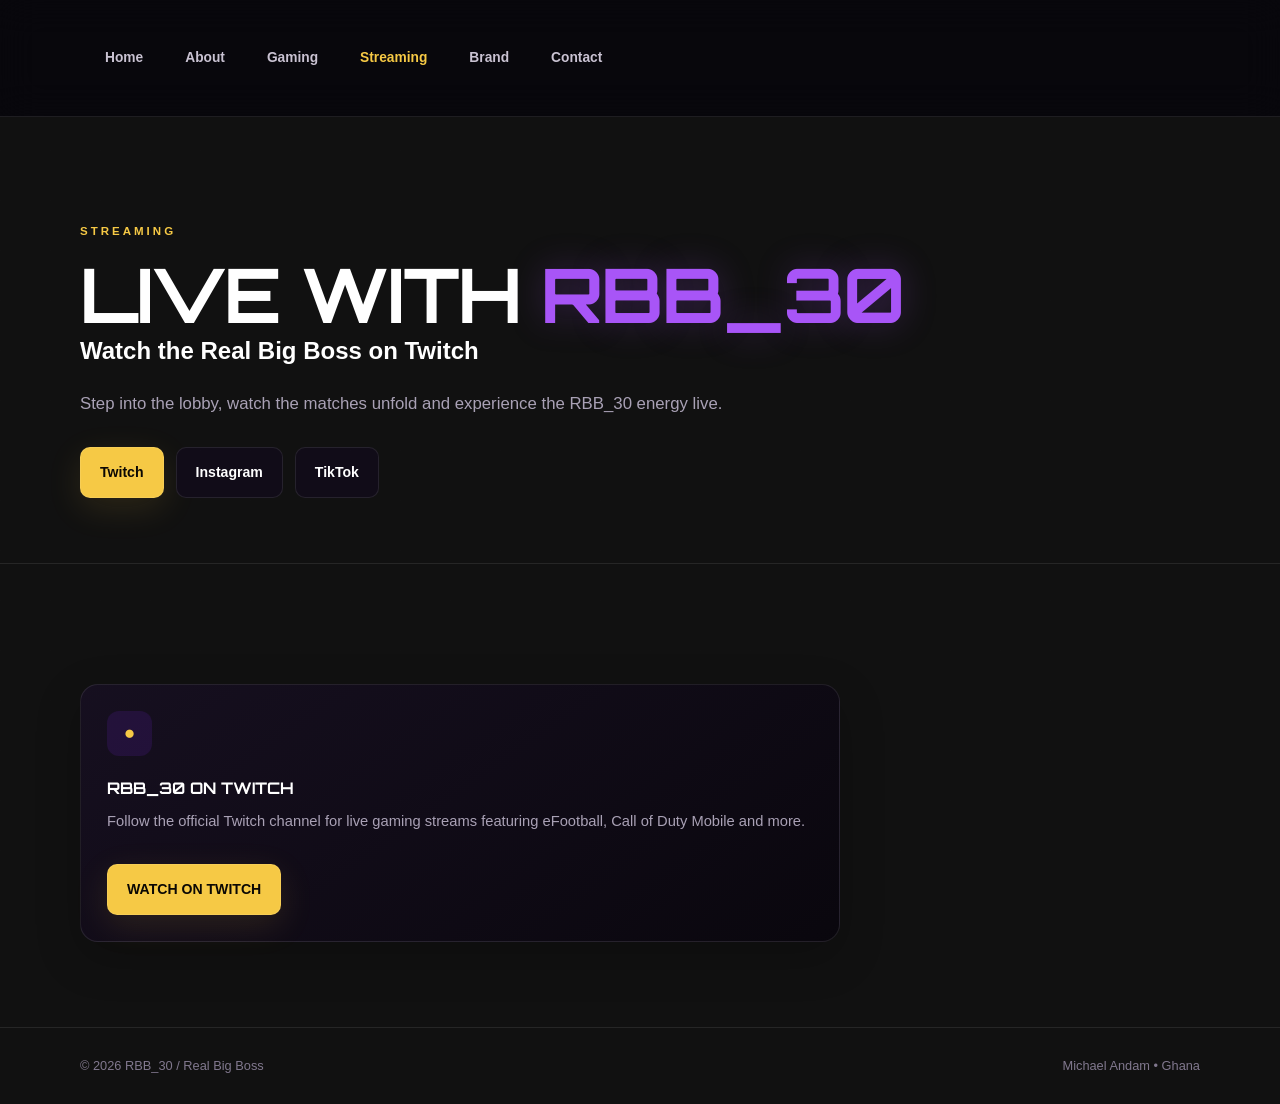
<file: streaming.html>
<!doctype html>
<html lang="en"><head>
<meta charset="utf-8"><meta name="viewport" content="width=device-width,initial-scale=1">
<title>Streaming — RBB_30</title><meta name="description" content="Official RBB_30 — Real Big Boss website for Michael Andam. Gamer, streamer and content creator.">
<style>

@import url('https://fonts.googleapis.com/css2?family=Inter:wght@400;500;600;700;800&family=Orbitron:wght@600;700;800&display=swap');

:root{
  --bg:#07050b;
  --panel:#100b18;
  --panel2:#171021;
  --purple:#7627d8;
  --purple2:#a855f7;
  --gold:#f6c945;
  --text:#f7f4fb;
  --muted:#a9a1b5;
  --line:rgba(255,255,255,.09);
  --shadow:0 24px 70px rgba(0,0,0,.45);
}
*{box-sizing:border-box;margin:0;padding:0}
html{scroll-behavior:smooth}
body{
  background:
    radial-gradient(circle at 80% 10%,rgba(118,39,216,.18),transparent 30%),
    radial-gradient(circle at 10% 80%,rgba(246,201,69,.06),transparent 25%),
    var(--bg);
  color:var(--text);font-family:Inter,Arial,sans-serif;line-height:1.6;min-height:100vh;
}
body:before{
  content:"";position:fixed;inset:0;pointer-events:none;opacity:.25;
  background-image:linear-gradient(rgba(255,255,255,.018) 1px,transparent 1px),linear-gradient(90deg,rgba(255,255,255,.018) 1px,transparent 1px);
  background-size:50px 50px;
}
a{color:inherit;text-decoration:none}
.container{width:min(1120px,92%);margin:auto}
.navbar{position:sticky;top:0;z-index:20;background:rgba(7,5,11,.82);backdrop-filter:blur(18px);border-bottom:1px solid var(--line)}
.nav-inner{height:76px;display:flex;align-items:center;justify-content:space-between;gap:25px}
.logo{font-family:Orbitron,sans-serif;font-weight:800;letter-spacing:1px;font-size:1.15rem}
.logo span{color:var(--gold)}
.nav-links{display:flex;gap:22px;align-items:center}
.nav-links a{font-size:.86rem;color:#c9c2d2;font-weight:600;transition:.2s}
.nav-links a:hover,.nav-links a.active{color:var(--gold)}
.menu{display:none;background:none;border:0;color:white;font-size:1.6rem}
.hero{min-height:calc(100vh - 76px);display:grid;place-items:center;padding:80px 0;position:relative;overflow:hidden}
.hero:after{content:"";position:absolute;width:420px;height:420px;border:1px solid rgba(168,85,247,.18);border-radius:50%;right:-160px;bottom:-180px;box-shadow:0 0 0 60px rgba(168,85,247,.025),0 0 0 120px rgba(168,85,247,.015)}
.hero-grid{display:grid;grid-template-columns:1.15fr .85fr;gap:55px;align-items:center}
.eyebrow{color:var(--gold);font-weight:800;letter-spacing:3px;text-transform:uppercase;font-size:.72rem;margin-bottom:18px}
h1{font-family:Orbitron,sans-serif;font-size:clamp(2.8rem,7vw,6.6rem);line-height:.98;letter-spacing:-3px;text-transform:uppercase}
h1 .accent{color:var(--purple2);text-shadow:0 0 35px rgba(168,85,247,.25)}
.hero h2{font-size:clamp(1.05rem,2vw,1.45rem);margin:22px 0 16px;color:#ddd5e8;font-weight:700}
.lead{max-width:650px;color:var(--muted);font-size:1.05rem}
.buttons{display:flex;flex-wrap:wrap;gap:12px;margin-top:30px}
.btn{display:inline-flex;align-items:center;justify-content:center;padding:13px 19px;border-radius:10px;border:1px solid var(--line);font-weight:800;font-size:.88rem;transition:.2s}
.btn:hover{transform:translateY(-2px)}
.btn-primary{background:var(--gold);color:#0b0804;box-shadow:0 10px 35px rgba(246,201,69,.12)}
.btn-dark{background:#110c18}
.hero-card{background:linear-gradient(145deg,rgba(118,39,216,.18),rgba(16,11,24,.92));border:1px solid rgba(168,85,247,.28);border-radius:28px;padding:35px;box-shadow:var(--shadow);position:relative}
.hero-card .monogram{font-family:Orbitron;font-size:5.5rem;font-weight:800;color:transparent;-webkit-text-stroke:1px rgba(246,201,69,.65);line-height:1}
.hero-card h3{font-family:Orbitron;font-size:1.35rem;margin:22px 0 5px}
.hero-card p{color:var(--muted)}
.stat-row{display:grid;grid-template-columns:repeat(3,1fr);gap:10px;margin-top:28px}
.stat{padding:14px;background:rgba(0,0,0,.18);border:1px solid var(--line);border-radius:12px}
.stat b{display:block;color:var(--gold);font-family:Orbitron;font-size:1.05rem}.stat span{font-size:.7rem;color:var(--muted)}
.page-head{padding:105px 0 65px;border-bottom:1px solid var(--line)}
.page-head h1{font-size:clamp(2.3rem,6vw,4.7rem);letter-spacing:-2px}
.page-head p{max-width:650px;color:var(--muted);margin-top:20px;font-size:1.05rem}
.section{padding:85px 0}
.section-title{font-family:Orbitron;font-size:1.65rem;margin-bottom:12px}
.section-copy{color:var(--muted);max-width:720px}
.grid{display:grid;grid-template-columns:repeat(3,1fr);gap:18px;margin-top:35px}
.card{background:linear-gradient(145deg,rgba(23,16,33,.96),rgba(10,7,14,.96));border:1px solid var(--line);border-radius:18px;padding:26px;box-shadow:0 15px 45px rgba(0,0,0,.22)}
.card:hover{border-color:rgba(168,85,247,.38)}
.icon{width:45px;height:45px;display:grid;place-items:center;border-radius:12px;background:rgba(118,39,216,.15);color:var(--gold);font-size:1.2rem;margin-bottom:20px}
.card h3{font-family:Orbitron;font-size:1rem;margin-bottom:9px}
.card p{color:var(--muted);font-size:.92rem}
.game-card{min-height:230px;display:flex;flex-direction:column;justify-content:flex-end;position:relative;overflow:hidden}
.game-card:before{content:"";position:absolute;inset:0;background:radial-gradient(circle at 80% 20%,rgba(168,85,247,.25),transparent 42%)}
.game-card>*{position:relative}
.game-tag{display:inline-block;color:var(--gold);font-size:.68rem;font-weight:800;letter-spacing:2px;text-transform:uppercase;margin-bottom:9px}
.cta{padding:60px 0}.cta-box{border:1px solid rgba(246,201,69,.25);background:linear-gradient(110deg,rgba(118,39,216,.18),rgba(246,201,69,.06));padding:42px;border-radius:22px;display:flex;align-items:center;justify-content:space-between;gap:30px}
.cta-box h2{font-family:Orbitron;font-size:1.5rem}.cta-box p{color:var(--muted);margin-top:7px}
.socials{display:flex;flex-wrap:wrap;gap:12px;margin-top:25px}
.social{padding:13px 17px;border:1px solid var(--line);border-radius:10px;background:var(--panel);font-weight:700;font-size:.88rem}
.contact-box{max-width:760px;margin-top:35px}.email{color:var(--gold);font-weight:800;font-size:1.05rem}
footer{border-top:1px solid var(--line);padding:28px 0;color:#81788e;font-size:.8rem}.footer-inner{display:flex;justify-content:space-between;gap:15px;align-items:center}
@media(max-width:800px){
  .nav-links{position:absolute;top:76px;left:0;right:0;background:rgba(7,5,11,.98);padding:20px;display:none;flex-direction:column;align-items:flex-start;border-bottom:1px solid var(--line)}
  .nav-links.open{display:flex}.menu{display:block}.hero-grid{grid-template-columns:1fr;gap:40px}.hero{padding:65px 0}.hero-card{max-width:520px}
  .grid{grid-template-columns:1fr}.cta-box{flex-direction:column;align-items:flex-start}.footer-inner{flex-direction:column;align-items:flex-start}
}
@media(max-width:480px){h1{letter-spacing:-1.8px}.hero-card{padding:25px}.hero-card .monogram{font-size:4rem}.stat-row{grid-template-columns:1fr}.buttons,.socials{flex-direction:column}.btn,.social{width:100%}}

</style>
<link rel="stylesheet" href="style.css">
</head><body>
<header class="navbar"><div class="container nav-inner">

<button class="menu" aria-label="Open menu">☰</button>
<nav class="nav-links"><a href="index.html" class="">Home</a><a href="about.html" class="">About</a><a href="gaming.html" class="">Gaming</a><a href="streaming.html" class="active">Streaming</a><a href="brand.html" class="">Brand</a><a href="contact.html" class="">Contact</a></nav>
</div></header>
<main>
<section class="page-head"><div class="container">
<div class="eyebrow">STREAMING</div><h1>LIVE WITH <span class='accent'>RBB_30</span></h1><h2>Watch the Real Big Boss on Twitch</h2><p>Step into the lobby, watch the matches unfold and experience the RBB_30 energy live.</p>
<div class="buttons">
<a class="btn btn-primary" href="https://www.twitch.tv/rbb_30" target="_blank" rel="noopener">Twitch</a>
<a class="btn btn-dark" href="https://www.instagram.com/rbb_30/" target="_blank" rel="noopener">Instagram</a>
<a class="btn btn-dark" href="https://www.tiktok.com/@rbb._30" target="_blank" rel="noopener">TikTok</a>
</div></div></section>

<section class="section"><div class="container"><div class="card contact-box">
<div class="icon">●</div><h3>RBB_30 ON TWITCH</h3>
<p>Follow the official Twitch channel for live gaming streams featuring eFootball, Call of Duty Mobile and more.</p>
<div class="buttons"><a class="btn btn-primary" href="https://www.twitch.tv/rbb_30" target="_blank" rel="noopener">WATCH ON TWITCH</a></div>
</div></div></section>

</main>
<footer><div class="container footer-inner"><span>© <span data-year></span> RBB_30 / Real Big Boss</span><span>Michael Andam • Ghana</span></div></footer>
<script>

const menu = document.querySelector('.menu');
const links = document.querySelector('.nav-links');
if(menu) menu.addEventListener('click',()=>links.classList.toggle('open'));
document.querySelectorAll('.nav-links a').forEach(a=>a.addEventListener('click',()=>links?.classList.remove('open')));
document.querySelectorAll('[data-year]').forEach(x=>x.textContent=new Date().getFullYear());

</script>
</body></html>
</file>
<file: style.css>
body {
  margin: 0;
  font-family: Arial, sans-serif;
  background: #111;
  color: white;
}

header {
  padding: 20px;
  text-align: center;
}




nav {
  text-align: center;
  padding: 15px;
}

nav a {
  color: white;
  text-decoration: none;
  margin: 0 10px;
}

.hero {
  text-align: center;
  padding: 80px 20px;
}

button {
  padding: 12px 25px;
  border: none;
  border-radius: 6px;
  cursor: pointer;
}
</file>
